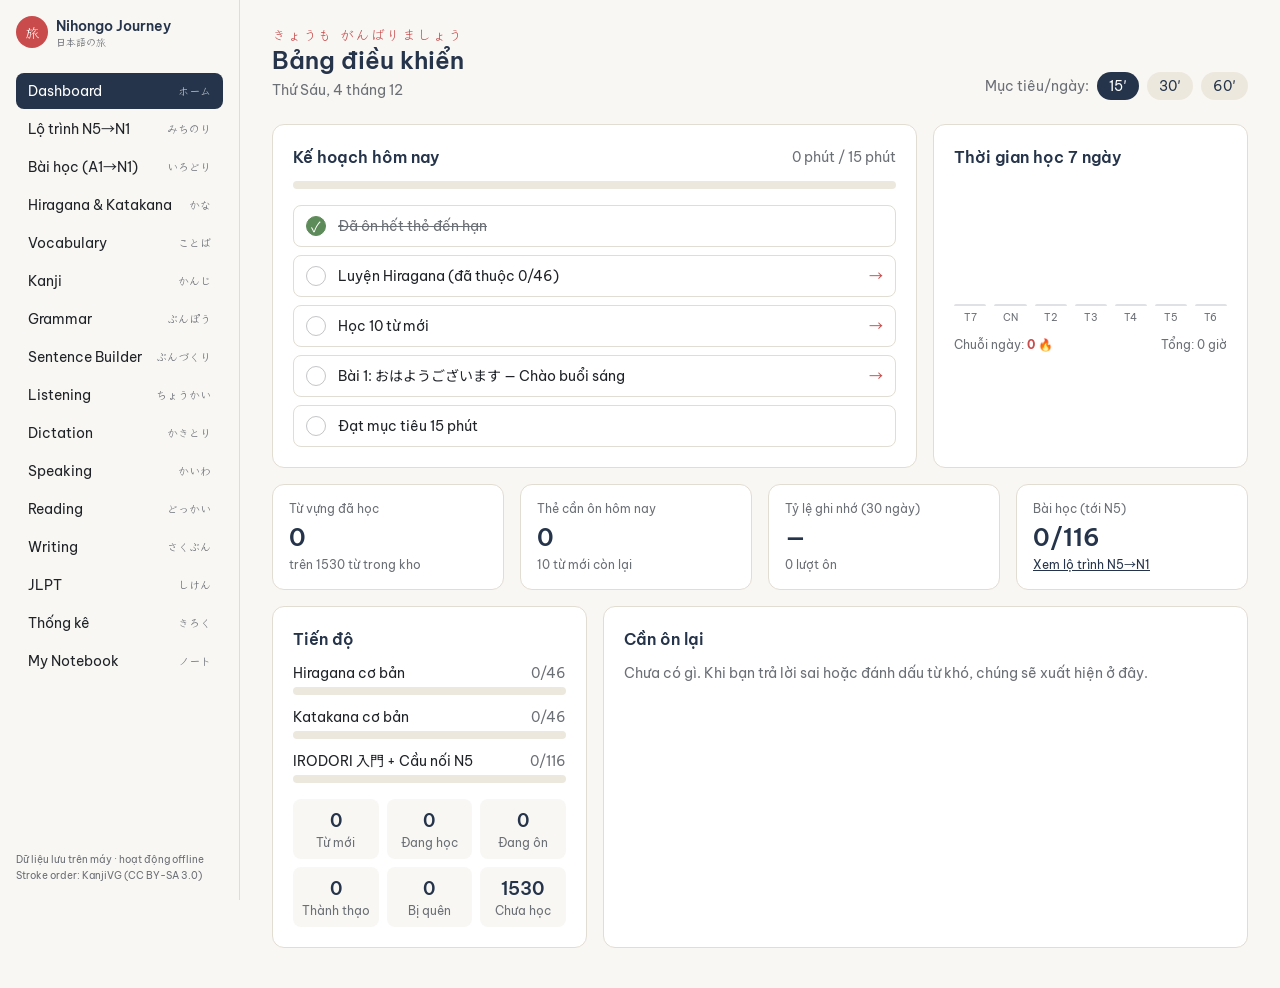
<file: index.html>
<!DOCTYPE html><!--w04uKqTV0Wifnu_zfBcfN--><html lang="vi"><head><meta charSet="utf-8"/><meta name="viewport" content="width=device-width, initial-scale=1"/><link rel="stylesheet" href="./_next/static/css/ec991f8c2d6bbef7.css" data-precedence="next"/><link rel="preload" as="script" fetchPriority="low" href="./_next/static/chunks/webpack-354563e8c2795753.js"/><script src="./_next/static/chunks/4bd1b696-c023c6e3521b1417.js" async=""></script><script src="./_next/static/chunks/255-0e5ac6cd71b0e266.js" async=""></script><script src="./_next/static/chunks/main-app-cddd910ce56cfd3a.js" async=""></script><script src="./_next/static/chunks/f75dc1a8-565b685073cffbaa.js" async=""></script><script src="./_next/static/chunks/app/page-a9005cd3209ff176.js" async=""></script><link rel="preconnect" href="https://fonts.googleapis.com"/><link rel="preconnect" href="https://fonts.gstatic.com" crossorigin=""/><meta name="theme-color" content="#F8F7F3"/><title>Nihongo Journey – 日本語の旅</title><meta name="description" content="Learn Japanese naturally. Practice consistently. Master it step by step."/><link rel="manifest" href="./manifest.webmanifest"/><meta name="mobile-web-app-capable" content="yes"/><meta name="apple-mobile-web-app-title" content="Nihongo"/><meta name="apple-mobile-web-app-status-bar-style" content="default"/><link rel="icon" href="./icon.svg"/><link rel="apple-touch-icon" href="./icon-192.png"/><link rel="stylesheet" href="https://fonts.googleapis.com/css2?family=Be+Vietnam+Pro:wght@400;500;600&amp;family=Klee+One:wght@400;600&amp;family=Noto+Sans+JP:wght@400;500&amp;display=swap"/><script src="./_next/static/chunks/polyfills-42372ed130431b0a.js" noModule=""></script></head><body class="antialiased"><div hidden=""><!--$--><!--/$--></div><div class="min-h-dvh lg:flex"><aside class="sticky top-0 hidden h-dvh w-60 shrink-0 flex-col border-r border-line bg-washi p-4 lg:flex"><a href="#/" class="flex items-center gap-2"><span class="grid h-8 w-8 place-items-center rounded-full bg-shu text-sm text-white jp">旅</span><span class="leading-tight"><span class="block text-sm font-semibold text-ai">Nihongo Journey</span><span class="jp block text-[10px] text-nezumi">日本語の旅</span></span></a><nav class="mt-6 flex-1 space-y-0.5 overflow-y-auto"><a href="#/" class="flex items-center justify-between rounded-lg px-3 py-2 text-sm bg-ai text-white"><span>Dashboard</span><span class="jp text-[11px] text-white/70">ホーム</span></a><a href="#/roadmap" class="flex items-center justify-between rounded-lg px-3 py-2 text-sm text-sumi hover:bg-kinari"><span>Lộ trình N5→N1</span><span class="jp text-[11px] text-nezumi">みちのり</span></a><a href="#/lessons" class="flex items-center justify-between rounded-lg px-3 py-2 text-sm text-sumi hover:bg-kinari"><span>Bài học (A1→N1)</span><span class="jp text-[11px] text-nezumi">いろどり</span></a><a href="#/kana" class="flex items-center justify-between rounded-lg px-3 py-2 text-sm text-sumi hover:bg-kinari"><span>Hiragana &amp; Katakana</span><span class="jp text-[11px] text-nezumi">かな</span></a><a href="#/vocabulary" class="flex items-center justify-between rounded-lg px-3 py-2 text-sm text-sumi hover:bg-kinari"><span>Vocabulary</span><span class="jp text-[11px] text-nezumi">ことば</span></a><a href="#/kanji" class="flex items-center justify-between rounded-lg px-3 py-2 text-sm text-sumi hover:bg-kinari"><span>Kanji</span><span class="jp text-[11px] text-nezumi">かんじ</span></a><a href="#/grammar" class="flex items-center justify-between rounded-lg px-3 py-2 text-sm text-sumi hover:bg-kinari"><span>Grammar</span><span class="jp text-[11px] text-nezumi">ぶんぽう</span></a><a href="#/sentence" class="flex items-center justify-between rounded-lg px-3 py-2 text-sm text-sumi hover:bg-kinari"><span>Sentence Builder</span><span class="jp text-[11px] text-nezumi">ぶんづくり</span></a><a href="#/listening" class="flex items-center justify-between rounded-lg px-3 py-2 text-sm text-sumi hover:bg-kinari"><span>Listening</span><span class="jp text-[11px] text-nezumi">ちょうかい</span></a><a href="#/dictation" class="flex items-center justify-between rounded-lg px-3 py-2 text-sm text-sumi hover:bg-kinari"><span>Dictation</span><span class="jp text-[11px] text-nezumi">かきとり</span></a><a href="#/speaking" class="flex items-center justify-between rounded-lg px-3 py-2 text-sm text-sumi hover:bg-kinari"><span>Speaking</span><span class="jp text-[11px] text-nezumi">かいわ</span></a><a href="#/reading" class="flex items-center justify-between rounded-lg px-3 py-2 text-sm text-sumi hover:bg-kinari"><span>Reading</span><span class="jp text-[11px] text-nezumi">どっかい</span></a><a href="#/writing" class="flex items-center justify-between rounded-lg px-3 py-2 text-sm text-sumi hover:bg-kinari"><span>Writing</span><span class="jp text-[11px] text-nezumi">さくぶん</span></a><a href="#/jlpt" class="flex items-center justify-between rounded-lg px-3 py-2 text-sm text-sumi hover:bg-kinari"><span>JLPT</span><span class="jp text-[11px] text-nezumi">しけん</span></a><a href="#/stats" class="flex items-center justify-between rounded-lg px-3 py-2 text-sm text-sumi hover:bg-kinari"><span>Thống kê</span><span class="jp text-[11px] text-nezumi">きろく</span></a><a href="#/notebook" class="flex items-center justify-between rounded-lg px-3 py-2 text-sm text-sumi hover:bg-kinari"><span>My Notebook</span><span class="jp text-[11px] text-nezumi">ノート</span></a></nav><p class="mt-4 text-[10px] leading-relaxed text-nezumi">Dữ liệu lưu trên máy · hoạt động offline<br/>Stroke order: KanjiVG (CC BY-SA 3.0)</p></aside><header class="sticky top-0 z-40 flex items-center justify-between border-b border-line bg-washi/95 px-4 py-3 backdrop-blur lg:hidden"><a href="#/" class="flex items-center gap-2"><span class="grid h-8 w-8 place-items-center rounded-full bg-shu text-sm text-white jp">旅</span><span class="leading-tight"><span class="block text-sm font-semibold text-ai">Nihongo Journey</span><span class="jp block text-[10px] text-nezumi">日本語の旅</span></span></a><button aria-label="Menu" class="rounded-lg p-2 hover:bg-kinari"><svg viewBox="0 0 24 24" class="h-5 w-5" stroke="currentColor" stroke-width="2" fill="none"><path d="M4 7h16M4 12h16M4 17h16"></path></svg></button></header><main class="mx-auto w-full max-w-6xl px-4 pb-24 pt-6 lg:px-8 lg:pb-10"><div class="text-nezumi">Đang chuẩn bị dữ liệu…</div></main><nav class="fixed inset-x-0 bottom-0 z-40 grid grid-cols-5 border-t border-line bg-white pb-[env(safe-area-inset-bottom)] lg:hidden"><a href="#/" class="flex flex-col items-center py-2 text-[10px] text-shu"><span class="jp text-base">ホーム</span>Home</a><a href="#/roadmap" class="flex flex-col items-center py-2 text-[10px] text-nezumi"><span class="jp text-base">みちのり</span>Lộ trình</a><a href="#/lessons" class="flex flex-col items-center py-2 text-[10px] text-nezumi"><span class="jp text-base">いろどり</span>Bài học</a><a href="#/vocabulary" class="flex flex-col items-center py-2 text-[10px] text-nezumi"><span class="jp text-base">ことば</span>Từ vựng</a><a href="#/notebook" class="flex flex-col items-center py-2 text-[10px] text-nezumi"><span class="jp text-base">ノート</span>Sổ tay</a></nav></div><!--$--><!--/$--><script src="./_next/static/chunks/webpack-354563e8c2795753.js" id="_R_" async=""></script><script>(self.__next_f=self.__next_f||[]).push([0])</script><script>self.__next_f.push([1,"1:\"$Sreact.fragment\"\n2:I[9766,[],\"\"]\n3:I[8924,[],\"\"]\n4:I[1959,[],\"ClientPageRoot\"]\n5:I[3376,[\"190\",\"static/chunks/f75dc1a8-565b685073cffbaa.js\",\"974\",\"static/chunks/app/page-a9005cd3209ff176.js\"],\"default\"]\n8:I[4431,[],\"OutletBoundary\"]\na:I[5278,[],\"AsyncMetadataOutlet\"]\nc:I[4431,[],\"ViewportBoundary\"]\ne:I[4431,[],\"MetadataBoundary\"]\nf:\"$Sreact.suspense\"\n11:I[7150,[],\"\"]\n:HL[\"./_next/static/css/ec991f8c2d6bbef7.css\",\"style\"]\n"])</script><script>self.__next_f.push([1,"0:{\"P\":null,\"b\":\"w04uKqTV0Wifnu-zfBcfN\",\"p\":\"\",\"c\":[\"\",\"\"],\"i\":false,\"f\":[[[\"\",{\"children\":[\"__PAGE__\",{}]},\"$undefined\",\"$undefined\",true],[\"\",[\"$\",\"$1\",\"c\",{\"children\":[[[\"$\",\"link\",\"0\",{\"rel\":\"stylesheet\",\"href\":\"./_next/static/css/ec991f8c2d6bbef7.css\",\"precedence\":\"next\",\"crossOrigin\":\"$undefined\",\"nonce\":\"$undefined\"}]],[\"$\",\"html\",null,{\"lang\":\"vi\",\"children\":[[\"$\",\"head\",null,{\"children\":[[\"$\",\"link\",null,{\"rel\":\"preconnect\",\"href\":\"https://fonts.googleapis.com\"}],[\"$\",\"link\",null,{\"rel\":\"preconnect\",\"href\":\"https://fonts.gstatic.com\",\"crossOrigin\":\"\"}],[\"$\",\"link\",null,{\"rel\":\"stylesheet\",\"href\":\"https://fonts.googleapis.com/css2?family=Be+Vietnam+Pro:wght@400;500;600\u0026family=Klee+One:wght@400;600\u0026family=Noto+Sans+JP:wght@400;500\u0026display=swap\"}]]}],[\"$\",\"body\",null,{\"className\":\"antialiased\",\"children\":[\"$\",\"$L2\",null,{\"parallelRouterKey\":\"children\",\"error\":\"$undefined\",\"errorStyles\":\"$undefined\",\"errorScripts\":\"$undefined\",\"template\":[\"$\",\"$L3\",null,{}],\"templateStyles\":\"$undefined\",\"templateScripts\":\"$undefined\",\"notFound\":[[[\"$\",\"title\",null,{\"children\":\"404: This page could not be found.\"}],[\"$\",\"div\",null,{\"style\":{\"fontFamily\":\"system-ui,\\\"Segoe UI\\\",Roboto,Helvetica,Arial,sans-serif,\\\"Apple Color Emoji\\\",\\\"Segoe UI Emoji\\\"\",\"height\":\"100vh\",\"textAlign\":\"center\",\"display\":\"flex\",\"flexDirection\":\"column\",\"alignItems\":\"center\",\"justifyContent\":\"center\"},\"children\":[\"$\",\"div\",null,{\"children\":[[\"$\",\"style\",null,{\"dangerouslySetInnerHTML\":{\"__html\":\"body{color:#000;background:#fff;margin:0}.next-error-h1{border-right:1px solid rgba(0,0,0,.3)}@media (prefers-color-scheme:dark){body{color:#fff;background:#000}.next-error-h1{border-right:1px solid rgba(255,255,255,.3)}}\"}}],[\"$\",\"h1\",null,{\"className\":\"next-error-h1\",\"style\":{\"display\":\"inline-block\",\"margin\":\"0 20px 0 0\",\"padding\":\"0 23px 0 0\",\"fontSize\":24,\"fontWeight\":500,\"verticalAlign\":\"top\",\"lineHeight\":\"49px\"},\"children\":404}],[\"$\",\"div\",null,{\"style\":{\"display\":\"inline-block\"},\"children\":[\"$\",\"h2\",null,{\"style\":{\"fontSize\":14,\"fontWeight\":400,\"lineHeight\":\"49px\",\"margin\":0},\"children\":\"This page could not be found.\"}]}]]}]}]],[]],\"forbidden\":\"$undefined\",\"unauthorized\":\"$undefined\"}]}]]}]]}],{\"children\":[\"__PAGE__\",[\"$\",\"$1\",\"c\",{\"children\":[[\"$\",\"$L4\",null,{\"Component\":\"$5\",\"searchParams\":{},\"params\":{},\"promises\":[\"$@6\",\"$@7\"]}],null,[\"$\",\"$L8\",null,{\"children\":[\"$L9\",[\"$\",\"$La\",null,{\"promise\":\"$@b\"}]]}]]}],{},null,false]},null,false],[\"$\",\"$1\",\"h\",{\"children\":[null,[[\"$\",\"$Lc\",null,{\"children\":\"$Ld\"}],null],[\"$\",\"$Le\",null,{\"children\":[\"$\",\"div\",null,{\"hidden\":true,\"children\":[\"$\",\"$f\",null,{\"fallback\":null,\"children\":\"$L10\"}]}]}]]}],false]],\"m\":\"$undefined\",\"G\":[\"$11\",[]],\"s\":false,\"S\":true}\n"])</script><script>self.__next_f.push([1,"6:{}\n7:\"$0:f:0:1:2:children:1:props:children:0:props:params\"\n"])</script><script>self.__next_f.push([1,"d:[[\"$\",\"meta\",\"0\",{\"charSet\":\"utf-8\"}],[\"$\",\"meta\",\"1\",{\"name\":\"viewport\",\"content\":\"width=device-width, initial-scale=1\"}],[\"$\",\"meta\",\"2\",{\"name\":\"theme-color\",\"content\":\"#F8F7F3\"}]]\n9:null\n"])</script><script>self.__next_f.push([1,"12:I[622,[],\"IconMark\"]\n"])</script><script>self.__next_f.push([1,"b:{\"metadata\":[[\"$\",\"title\",\"0\",{\"children\":\"Nihongo Journey – 日本語の旅\"}],[\"$\",\"meta\",\"1\",{\"name\":\"description\",\"content\":\"Learn Japanese naturally. Practice consistently. Master it step by step.\"}],[\"$\",\"link\",\"2\",{\"rel\":\"manifest\",\"href\":\"./manifest.webmanifest\",\"crossOrigin\":\"$undefined\"}],[\"$\",\"meta\",\"3\",{\"name\":\"mobile-web-app-capable\",\"content\":\"yes\"}],[\"$\",\"meta\",\"4\",{\"name\":\"apple-mobile-web-app-title\",\"content\":\"Nihongo\"}],[\"$\",\"meta\",\"5\",{\"name\":\"apple-mobile-web-app-status-bar-style\",\"content\":\"default\"}],[\"$\",\"link\",\"6\",{\"rel\":\"icon\",\"href\":\"./icon.svg\"}],[\"$\",\"link\",\"7\",{\"rel\":\"apple-touch-icon\",\"href\":\"./icon-192.png\"}],[\"$\",\"$L12\",\"8\",{}]],\"error\":null,\"digest\":\"$undefined\"}\n"])</script><script>self.__next_f.push([1,"10:\"$b:metadata\"\n"])</script></body></html>
</file>
<file: _next/static/css/ec991f8c2d6bbef7.css>
/*! tailwindcss v4.3.5 | MIT License | https://tailwindcss.com */@layer properties{@supports (((-webkit-hyphens:none)) and (not (margin-trim:block))) or ((-moz-orient:inline) and (not (color:rgb(from red r g b)))){*,::backdrop,:after,:before{--tw-font-weight:initial;--tw-border-style:solid;--tw-translate-x:0;--tw-translate-y:0;--tw-translate-z:0;--tw-space-y-reverse:0;--tw-divide-y-reverse:0;--tw-leading:initial;--tw-tracking:initial;--tw-shadow:0 0 #0000;--tw-shadow-color:initial;--tw-shadow-alpha:100%;--tw-inset-shadow:0 0 #0000;--tw-inset-shadow-color:initial;--tw-inset-shadow-alpha:100%;--tw-ring-color:initial;--tw-ring-shadow:0 0 #0000;--tw-inset-ring-color:initial;--tw-inset-ring-shadow:0 0 #0000;--tw-ring-inset:initial;--tw-ring-offset-width:0px;--tw-ring-offset-color:#fff;--tw-ring-offset-shadow:0 0 #0000;--tw-backdrop-blur:initial;--tw-backdrop-brightness:initial;--tw-backdrop-contrast:initial;--tw-backdrop-grayscale:initial;--tw-backdrop-hue-rotate:initial;--tw-backdrop-invert:initial;--tw-backdrop-opacity:initial;--tw-backdrop-saturate:initial;--tw-backdrop-sepia:initial}}}@layer theme{:host,:root{--font-sans:"Be Vietnam Pro","Noto Sans JP",system-ui,sans-serif;--font-mono:ui-monospace,SFMono-Regular,Menlo,Monaco,Consolas,"Liberation Mono","Courier New",monospace;--color-amber-50:oklch(98.7% .022 95.277);--color-amber-100:oklch(96.2% .059 95.617);--color-amber-400:oklch(82.8% .189 84.429);--color-amber-500:oklch(76.9% .188 70.08);--color-amber-600:oklch(66.6% .179 58.318);--color-amber-700:oklch(55.5% .163 48.998);--color-amber-800:oklch(47.3% .137 46.201);--color-sky-100:oklch(95.1% .026 236.824);--color-sky-800:oklch(44.3% .11 240.79);--color-white:#fff;--spacing:.25rem;--container-xs:20rem;--container-sm:24rem;--container-md:28rem;--container-lg:32rem;--container-xl:36rem;--container-2xl:42rem;--container-3xl:48rem;--container-6xl:72rem;--text-xs:.75rem;--text-xs--line-height:calc(1 / .75);--text-sm:.875rem;--text-sm--line-height:calc(1.25 / .875);--text-base:1rem;--text-base--line-height:calc(1.5 / 1);--text-lg:1.125rem;--text-lg--line-height:calc(1.75 / 1.125);--text-xl:1.25rem;--text-xl--line-height:calc(1.75 / 1.25);--text-2xl:1.5rem;--text-2xl--line-height:calc(2 / 1.5);--text-3xl:1.875rem;--text-3xl--line-height:calc(2.25 / 1.875);--text-4xl:2.25rem;--text-4xl--line-height:calc(2.5 / 2.25);--text-5xl:3rem;--text-5xl--line-height:1;--text-7xl:4.5rem;--text-7xl--line-height:1;--text-8xl:6rem;--text-8xl--line-height:1;--font-weight-medium:500;--font-weight-semibold:600;--font-weight-bold:700;--tracking-wide:.025em;--tracking-widest:.1em;--leading-tight:1.25;--leading-relaxed:1.625;--leading-loose:2;--radius-md:.375rem;--radius-lg:.5rem;--radius-xl:.75rem;--animate-pulse:pulse 2s cubic-bezier(.4,0,.6,1) infinite;--default-transition-duration:.15s;--default-transition-timing-function:cubic-bezier(.4,0,.2,1);--default-font-family:var(--font-sans);--default-mono-font-family:var(--font-mono);--color-washi:#f8f7f3;--color-ai:#25344a;--color-ai-soft:#3b4e6b;--color-shu:#c94b4b;--color-kinari:#ede8de;--color-sumi:#1f2328;--color-nezumi:#6b6f76;--color-line:#e2ddd2;--color-matcha:#5e8b5a;--font-jp:"Klee One","Noto Sans JP","Hiragino Sans","Yu Gothic",serif}}@layer base{*,::backdrop,:after,:before{box-sizing:border-box;border:0 solid;margin:0;padding:0}::file-selector-button{box-sizing:border-box;border:0 solid;margin:0;padding:0}:host,html{-webkit-text-size-adjust:100%;tab-size:4;line-height:1.5;font-family:var(--default-font-family,-apple-system,BlinkMacSystemFont,"Segoe UI",Roboto,"Helvetica Neue","Noto Sans",Arial,sans-serif,"Apple Color Emoji","Segoe UI Emoji","Segoe UI Symbol","Noto Color Emoji");font-feature-settings:var(--default-font-feature-settings,normal);font-variation-settings:var(--default-font-variation-settings,normal);-webkit-tap-highlight-color:transparent}hr{height:0;color:inherit;border-top-width:1px}abbr:where([title]){-webkit-text-decoration:underline dotted;text-decoration:underline dotted}h1,h2,h3,h4,h5,h6{font-size:inherit;font-weight:inherit}a{color:inherit;-webkit-text-decoration:inherit;text-decoration:inherit}b,strong{font-weight:bolder}code,kbd,pre,samp{font-family:var(--default-mono-font-family,ui-monospace,SFMono-Regular,Menlo,Monaco,Consolas,"Liberation Mono","Courier New",monospace);font-feature-settings:var(--default-mono-font-feature-settings,normal);font-variation-settings:var(--default-mono-font-variation-settings,normal);font-size:1em}small{font-size:80%}sub,sup{vertical-align:baseline;font-size:75%;line-height:0;position:relative}sub{bottom:-.25em}sup{top:-.5em}table{text-indent:0;border-color:inherit;border-collapse:collapse}:-moz-focusring:where(:not(iframe)){outline:auto}progress{vertical-align:baseline}summary{display:list-item}menu,ol,ul{list-style:none}audio,canvas,embed,iframe,img,object,svg,video{vertical-align:middle;display:block}img,video{max-width:100%;height:auto}button,input,optgroup,select,textarea{font:inherit;font-feature-settings:inherit;font-variation-settings:inherit;letter-spacing:inherit;color:inherit;opacity:1;background-color:#0000;border-radius:0}::file-selector-button{font:inherit;font-feature-settings:inherit;font-variation-settings:inherit;letter-spacing:inherit;color:inherit;opacity:1;background-color:#0000;border-radius:0}:where(select:is([multiple],[size])) optgroup{font-weight:bolder}:where(select:is([multiple],[size])) optgroup option{padding-inline-start:20px}::file-selector-button{margin-inline-end:4px}::placeholder{opacity:1}@supports (not ((-webkit-appearance:-apple-pay-button))) or (contain-intrinsic-size:1px){::placeholder{color:currentColor}@supports (color:color-mix(in lab,red,red)){::placeholder{color:color-mix(in oklab,currentcolor 50%,transparent)}}}textarea{resize:vertical}::-webkit-search-decoration{-webkit-appearance:none}::-webkit-date-and-time-value{min-height:1lh;text-align:inherit}::-webkit-datetime-edit{display:inline-flex}::-webkit-datetime-edit-fields-wrapper{padding:0}::-webkit-datetime-edit,::-webkit-datetime-edit-year-field{padding-block:0}::-webkit-datetime-edit-day-field,::-webkit-datetime-edit-month-field{padding-block:0}::-webkit-datetime-edit-hour-field,::-webkit-datetime-edit-minute-field{padding-block:0}::-webkit-datetime-edit-millisecond-field,::-webkit-datetime-edit-second-field{padding-block:0}::-webkit-datetime-edit-meridiem-field{padding-block:0}::-webkit-calendar-picker-indicator{line-height:1}:-moz-ui-invalid{box-shadow:none}button,input:where([type=button],[type=reset],[type=submit]){appearance:button}::file-selector-button{appearance:button}::-webkit-inner-spin-button,::-webkit-outer-spin-button{height:auto}[hidden]:where(:not([hidden=until-found])){display:none!important}}@layer components;@layer utilities{.pointer-events-none{pointer-events:none}.invisible{visibility:hidden}.visible{visibility:visible}.absolute{position:absolute}.fixed{position:fixed}.relative{position:relative}.static{position:static}.sticky{position:sticky}.inset-0{inset:0}.inset-x-0{inset-inline:0}.inset-x-2{inset-inline:calc(var(--spacing) * 2)}.-top-6{top:calc(var(--spacing) * -6)}.top-0{top:0}.top-1\.5{top:calc(var(--spacing) * 1.5)}.top-4{top:calc(var(--spacing) * 4)}.right-0{right:0}.right-1\.5{right:calc(var(--spacing) * 1.5)}.bottom-0{bottom:0}.bottom-1{bottom:var(--spacing)}.-left-\[31px\]{left:-31px}.left-1\/2{left:50%}.z-10{z-index:10}.z-40{z-index:40}.z-50{z-index:50}.-mx-4{margin-inline:calc(var(--spacing) * -4)}.mx-0\.5{margin-inline:calc(var(--spacing) * .5)}.mx-auto{margin-inline:auto}.my-2{margin-block:calc(var(--spacing) * 2)}.my-3{margin-block:calc(var(--spacing) * 3)}.my-4{margin-block:calc(var(--spacing) * 4)}.mt-0\.5{margin-top:calc(var(--spacing) * .5)}.mt-1{margin-top:var(--spacing)}.mt-2{margin-top:calc(var(--spacing) * 2)}.mt-3{margin-top:calc(var(--spacing) * 3)}.mt-4{margin-top:calc(var(--spacing) * 4)}.mt-5{margin-top:calc(var(--spacing) * 5)}.mt-6{margin-top:calc(var(--spacing) * 6)}.mr-1{margin-right:var(--spacing)}.mr-2{margin-right:calc(var(--spacing) * 2)}.mr-3{margin-right:calc(var(--spacing) * 3)}.mr-6{margin-right:calc(var(--spacing) * 6)}.label{font-size:var(--text-xs);line-height:var(--tw-leading,var(--text-xs--line-height));--tw-font-weight:var(--font-weight-medium);font-weight:var(--font-weight-medium);color:var(--color-nezumi);display:block}.label,.mb-1{margin-bottom:var(--spacing)}.mb-2{margin-bottom:calc(var(--spacing) * 2)}.mb-3{margin-bottom:calc(var(--spacing) * 3)}.mb-4{margin-bottom:calc(var(--spacing) * 4)}.mb-6{margin-bottom:calc(var(--spacing) * 6)}.ml-1{margin-left:var(--spacing)}.ml-2{margin-left:calc(var(--spacing) * 2)}.ml-6{margin-left:calc(var(--spacing) * 6)}.ml-auto{margin-left:auto}.btn-ghost{justify-content:center;align-items:center;gap:calc(var(--spacing) * 2);border-radius:var(--radius-lg);border-style:var(--tw-border-style);border-width:1px;border-color:var(--color-line);background-color:var(--color-white);padding-inline:calc(var(--spacing) * 4);padding-block:calc(var(--spacing) * 2);font-size:var(--text-sm);line-height:var(--tw-leading,var(--text-sm--line-height));--tw-font-weight:var(--font-weight-medium);font-weight:var(--font-weight-medium);color:var(--color-sumi);transition-property:color,background-color,border-color,outline-color,text-decoration-color,fill,stroke,--tw-gradient-from,--tw-gradient-via,--tw-gradient-to;transition-timing-function:var(--tw-ease,var(--default-transition-timing-function));transition-duration:var(--tw-duration,var(--default-transition-duration));display:inline-flex}@media (hover:hover){.btn-ghost:hover{background-color:var(--color-kinari)}}.btn-ghost:disabled{cursor:not-allowed;opacity:.4}.btn-accent{justify-content:center;align-items:center;gap:calc(var(--spacing) * 2);border-radius:var(--radius-lg);background-color:var(--color-shu);padding-inline:calc(var(--spacing) * 4);padding-block:calc(var(--spacing) * 2);font-size:var(--text-sm);line-height:var(--tw-leading,var(--text-sm--line-height));--tw-font-weight:var(--font-weight-medium);font-weight:var(--font-weight-medium);color:var(--color-white);transition-property:color,background-color,border-color,outline-color,text-decoration-color,fill,stroke,--tw-gradient-from,--tw-gradient-via,--tw-gradient-to;transition-timing-function:var(--tw-ease,var(--default-transition-timing-function));transition-duration:var(--tw-duration,var(--default-transition-duration));display:inline-flex}@media (hover:hover){.btn-accent:hover{opacity:.9}}.btn-accent:disabled{cursor:not-allowed;opacity:.4}.btn-primary{justify-content:center;align-items:center;gap:calc(var(--spacing) * 2);border-radius:var(--radius-lg);background-color:var(--color-ai);padding-inline:calc(var(--spacing) * 4);padding-block:calc(var(--spacing) * 2);font-size:var(--text-sm);line-height:var(--tw-leading,var(--text-sm--line-height));--tw-font-weight:var(--font-weight-medium);font-weight:var(--font-weight-medium);color:var(--color-white);transition-property:color,background-color,border-color,outline-color,text-decoration-color,fill,stroke,--tw-gradient-from,--tw-gradient-via,--tw-gradient-to;transition-timing-function:var(--tw-ease,var(--default-transition-timing-function));transition-duration:var(--tw-duration,var(--default-transition-duration));display:inline-flex}@media (hover:hover){.btn-primary:hover{background-color:var(--color-ai-soft)}}.btn-primary:disabled{cursor:not-allowed;opacity:.4}.btn{justify-content:center;align-items:center;gap:calc(var(--spacing) * 2);border-radius:var(--radius-lg);padding-inline:calc(var(--spacing) * 4);padding-block:calc(var(--spacing) * 2);font-size:var(--text-sm);line-height:var(--tw-leading,var(--text-sm--line-height));--tw-font-weight:var(--font-weight-medium);font-weight:var(--font-weight-medium);transition-property:color,background-color,border-color,outline-color,text-decoration-color,fill,stroke,--tw-gradient-from,--tw-gradient-via,--tw-gradient-to;transition-timing-function:var(--tw-ease,var(--default-transition-timing-function));transition-duration:var(--tw-duration,var(--default-transition-duration));display:inline-flex}.btn:disabled{cursor:not-allowed;opacity:.4}.chip{padding-inline:calc(var(--spacing) * 2.5);padding-block:calc(var(--spacing) * .5);font-size:var(--text-xs);line-height:var(--tw-leading,var(--text-xs--line-height));--tw-font-weight:var(--font-weight-medium);font-weight:var(--font-weight-medium);border-radius:2147483647px;align-items:center;display:inline-flex}.block{display:block}.contents{display:contents}.flex{display:flex}.grid{display:grid}.hidden{display:none}.inline-block{display:inline-block}.inline-flex{display:inline-flex}.table{display:table}.\!h-1{height:var(--spacing)!important}.h-0\.5{height:calc(var(--spacing) * .5)}.h-2{height:calc(var(--spacing) * 2)}.h-3{height:calc(var(--spacing) * 3)}.h-4{height:calc(var(--spacing) * 4)}.h-5{height:calc(var(--spacing) * 5)}.h-8{height:calc(var(--spacing) * 8)}.h-9{height:calc(var(--spacing) * 9)}.h-28{height:calc(var(--spacing) * 28)}.h-32{height:calc(var(--spacing) * 32)}.h-36{height:calc(var(--spacing) * 36)}.h-40{height:calc(var(--spacing) * 40)}.h-44{height:calc(var(--spacing) * 44)}.h-64{height:calc(var(--spacing) * 64)}.h-dvh{height:100dvh}.h-full{height:100%}.max-h-\[90vh\]{max-height:90vh}.min-h-12{min-height:calc(var(--spacing) * 12)}.min-h-14{min-height:calc(var(--spacing) * 14)}.min-h-16{min-height:calc(var(--spacing) * 16)}.min-h-72{min-height:calc(var(--spacing) * 72)}.min-h-dvh{min-height:100dvh}.input{border-radius:var(--radius-lg);border-style:var(--tw-border-style);border-width:1px;border-color:var(--color-line);background-color:var(--color-white);width:100%;padding-inline:calc(var(--spacing) * 3);padding-block:calc(var(--spacing) * 2);font-size:var(--text-sm);line-height:var(--tw-leading,var(--text-sm--line-height));--tw-outline-style:none;outline-style:none}.input:focus{border-color:var(--color-ai)}.\!w-24{width:calc(var(--spacing) * 24)!important}.\!w-auto{width:auto!important}.w-2{width:calc(var(--spacing) * 2)}.w-4{width:calc(var(--spacing) * 4)}.w-5{width:calc(var(--spacing) * 5)}.w-8{width:calc(var(--spacing) * 8)}.w-9{width:calc(var(--spacing) * 9)}.w-14{width:calc(var(--spacing) * 14)}.w-16{width:calc(var(--spacing) * 16)}.w-24{width:calc(var(--spacing) * 24)}.w-28{width:calc(var(--spacing) * 28)}.w-60{width:calc(var(--spacing) * 60)}.w-72{width:calc(var(--spacing) * 72)}.w-auto{width:auto}.w-full{width:100%}.max-w-2xl{max-width:var(--container-2xl)}.max-w-3xl{max-width:var(--container-3xl)}.max-w-6xl{max-width:var(--container-6xl)}.max-w-lg{max-width:var(--container-lg)}.max-w-md{max-width:var(--container-md)}.max-w-sm{max-width:var(--container-sm)}.max-w-xl{max-width:var(--container-xl)}.max-w-xs{max-width:var(--container-xs)}.min-w-0{min-width:0}.flex-1{flex:1}.shrink-0{flex-shrink:0}.grow{flex-grow:1}.-translate-x-1\/2{--tw-translate-x:calc(calc(1 / 2 * 100%) * -1);translate:var(--tw-translate-x) var(--tw-translate-y)}.animate-pulse{animation:var(--animate-pulse)}.cursor-crosshair{cursor:crosshair}.cursor-pointer{cursor:pointer}.list-disc{list-style-type:disc}.grid-cols-2{grid-template-columns:repeat(2,minmax(0,1fr))}.grid-cols-3{grid-template-columns:repeat(3,minmax(0,1fr))}.grid-cols-4{grid-template-columns:repeat(4,minmax(0,1fr))}.grid-cols-5{grid-template-columns:repeat(5,minmax(0,1fr))}.flex-col{flex-direction:column}.flex-wrap{flex-wrap:wrap}.place-items-center{place-items:center}.items-baseline{align-items:baseline}.items-center{align-items:center}.items-end{align-items:flex-end}.items-start{align-items:flex-start}.justify-around{justify-content:space-around}.justify-between{justify-content:space-between}.justify-center{justify-content:center}.justify-end{justify-content:flex-end}.justify-start{justify-content:flex-start}.\!gap-0{gap:0!important}.gap-1{gap:var(--spacing)}.gap-1\.5{gap:calc(var(--spacing) * 1.5)}.gap-2{gap:calc(var(--spacing) * 2)}.gap-3{gap:calc(var(--spacing) * 3)}.gap-4{gap:calc(var(--spacing) * 4)}.gap-5{gap:calc(var(--spacing) * 5)}.gap-6{gap:calc(var(--spacing) * 6)}.gap-\[3px\]{gap:3px}:where(.space-y-0\.5>:not(:last-child)){--tw-space-y-reverse:0;margin-block-start:calc(calc(var(--spacing) * .5) * var(--tw-space-y-reverse));margin-block-end:calc(calc(var(--spacing) * .5) * calc(1 - var(--tw-space-y-reverse)))}:where(.space-y-1>:not(:last-child)){--tw-space-y-reverse:0;margin-block-start:calc(var(--spacing) * var(--tw-space-y-reverse));margin-block-end:calc(var(--spacing) * calc(1 - var(--tw-space-y-reverse)))}:where(.space-y-1\.5>:not(:last-child)){--tw-space-y-reverse:0;margin-block-start:calc(calc(var(--spacing) * 1.5) * var(--tw-space-y-reverse));margin-block-end:calc(calc(var(--spacing) * 1.5) * calc(1 - var(--tw-space-y-reverse)))}:where(.space-y-2>:not(:last-child)){--tw-space-y-reverse:0;margin-block-start:calc(calc(var(--spacing) * 2) * var(--tw-space-y-reverse));margin-block-end:calc(calc(var(--spacing) * 2) * calc(1 - var(--tw-space-y-reverse)))}:where(.space-y-3>:not(:last-child)){--tw-space-y-reverse:0;margin-block-start:calc(calc(var(--spacing) * 3) * var(--tw-space-y-reverse));margin-block-end:calc(calc(var(--spacing) * 3) * calc(1 - var(--tw-space-y-reverse)))}:where(.space-y-4>:not(:last-child)){--tw-space-y-reverse:0;margin-block-start:calc(calc(var(--spacing) * 4) * var(--tw-space-y-reverse));margin-block-end:calc(calc(var(--spacing) * 4) * calc(1 - var(--tw-space-y-reverse)))}:where(.space-y-5>:not(:last-child)){--tw-space-y-reverse:0;margin-block-start:calc(calc(var(--spacing) * 5) * var(--tw-space-y-reverse));margin-block-end:calc(calc(var(--spacing) * 5) * calc(1 - var(--tw-space-y-reverse)))}:where(.space-y-6>:not(:last-child)){--tw-space-y-reverse:0;margin-block-start:calc(calc(var(--spacing) * 6) * var(--tw-space-y-reverse));margin-block-end:calc(calc(var(--spacing) * 6) * calc(1 - var(--tw-space-y-reverse)))}.gap-x-2{column-gap:calc(var(--spacing) * 2)}.gap-x-3{column-gap:calc(var(--spacing) * 3)}.gap-x-6{column-gap:calc(var(--spacing) * 6)}.gap-y-1{row-gap:var(--spacing)}:where(.divide-y>:not(:last-child)){--tw-divide-y-reverse:0;border-bottom-style:var(--tw-border-style);border-top-style:var(--tw-border-style);border-top-width:calc(1px * var(--tw-divide-y-reverse));border-bottom-width:calc(1px * calc(1 - var(--tw-divide-y-reverse)))}:where(.divide-line>:not(:last-child)){border-color:var(--color-line)}.self-center{align-self:center}.truncate{text-overflow:ellipsis;white-space:nowrap}.overflow-hidden,.truncate{overflow:hidden}.overflow-visible{overflow:visible}.overflow-y-auto{overflow-y:auto}.card{border-radius:var(--radius-xl);border-style:var(--tw-border-style);border-width:1px;border-color:var(--color-line);background-color:var(--color-white)}.rounded{border-radius:.25rem}.rounded-full{border-radius:2147483647px}.rounded-lg{border-radius:var(--radius-lg)}.rounded-md{border-radius:var(--radius-md)}.rounded-xl{border-radius:var(--radius-xl)}.rounded-t{border-top-left-radius:.25rem;border-top-right-radius:.25rem}.rounded-b-none{border-bottom-right-radius:0;border-bottom-left-radius:0}.border{border-style:var(--tw-border-style);border-width:1px}.border-2{border-style:var(--tw-border-style);border-width:2px}.border-t{border-top-style:var(--tw-border-style);border-top-width:1px}.border-r{border-right-style:var(--tw-border-style);border-right-width:1px}.border-b{border-bottom-style:var(--tw-border-style);border-bottom-width:1px}.border-b-2{border-bottom-style:var(--tw-border-style);border-bottom-width:2px}.border-l-2{border-left-style:var(--tw-border-style);border-left-width:2px}.border-dashed{--tw-border-style:dashed;border-style:dashed}.\!border-ai{border-color:var(--color-ai)!important}.\!border-matcha{border-color:var(--color-matcha)!important}.\!border-shu{border-color:var(--color-shu)!important}.border-ai{border-color:var(--color-ai)}.border-amber-600{border-color:var(--color-amber-600)}.border-kinari{border-color:var(--color-kinari)}.border-line{border-color:var(--color-line)}.border-matcha{border-color:var(--color-matcha)}.border-nezumi\/40{border-color:#6b6f7666}@supports (color:color-mix(in lab,red,red)){.border-nezumi\/40{border-color:color-mix(in oklab,var(--color-nezumi) 40%,transparent)}}.border-shu{border-color:var(--color-shu)}.border-shu\/30{border-color:#c94b4b4d}@supports (color:color-mix(in lab,red,red)){.border-shu\/30{border-color:color-mix(in oklab,var(--color-shu) 30%,transparent)}}.border-shu\/50{border-color:#c94b4b80}@supports (color:color-mix(in lab,red,red)){.border-shu\/50{border-color:color-mix(in oklab,var(--color-shu) 50%,transparent)}}.bg-ai{background-color:var(--color-ai)}.bg-ai\/10{background-color:#25344a1a}@supports (color:color-mix(in lab,red,red)){.bg-ai\/10{background-color:color-mix(in oklab,var(--color-ai) 10%,transparent)}}.bg-ai\/70{background-color:#25344ab3}@supports (color:color-mix(in lab,red,red)){.bg-ai\/70{background-color:color-mix(in oklab,var(--color-ai) 70%,transparent)}}.bg-amber-50{background-color:var(--color-amber-50)}.bg-amber-100{background-color:var(--color-amber-100)}.bg-amber-400{background-color:var(--color-amber-400)}.bg-amber-500{background-color:var(--color-amber-500)}.bg-kinari{background-color:var(--color-kinari)}.bg-matcha{background-color:var(--color-matcha)}.bg-matcha\/10{background-color:#5e8b5a1a}@supports (color:color-mix(in lab,red,red)){.bg-matcha\/10{background-color:color-mix(in oklab,var(--color-matcha) 10%,transparent)}}.bg-matcha\/15{background-color:#5e8b5a26}@supports (color:color-mix(in lab,red,red)){.bg-matcha\/15{background-color:color-mix(in oklab,var(--color-matcha) 15%,transparent)}}.bg-nezumi\/40{background-color:#6b6f7666}@supports (color:color-mix(in lab,red,red)){.bg-nezumi\/40{background-color:color-mix(in oklab,var(--color-nezumi) 40%,transparent)}}.bg-nezumi\/50{background-color:#6b6f7680}@supports (color:color-mix(in lab,red,red)){.bg-nezumi\/50{background-color:color-mix(in oklab,var(--color-nezumi) 50%,transparent)}}.bg-shu{background-color:var(--color-shu)}.bg-shu\/5{background-color:#c94b4b0d}@supports (color:color-mix(in lab,red,red)){.bg-shu\/5{background-color:color-mix(in oklab,var(--color-shu) 5%,transparent)}}.bg-shu\/10{background-color:#c94b4b1a}@supports (color:color-mix(in lab,red,red)){.bg-shu\/10{background-color:color-mix(in oklab,var(--color-shu) 10%,transparent)}}.bg-shu\/15{background-color:#c94b4b26}@supports (color:color-mix(in lab,red,red)){.bg-shu\/15{background-color:color-mix(in oklab,var(--color-shu) 15%,transparent)}}.bg-shu\/70{background-color:#c94b4bb3}@supports (color:color-mix(in lab,red,red)){.bg-shu\/70{background-color:color-mix(in oklab,var(--color-shu) 70%,transparent)}}.bg-sky-100{background-color:var(--color-sky-100)}.bg-sumi\/30{background-color:#1f23284d}@supports (color:color-mix(in lab,red,red)){.bg-sumi\/30{background-color:color-mix(in oklab,var(--color-sumi) 30%,transparent)}}.bg-sumi\/40{background-color:#1f232866}@supports (color:color-mix(in lab,red,red)){.bg-sumi\/40{background-color:color-mix(in oklab,var(--color-sumi) 40%,transparent)}}.bg-washi{background-color:var(--color-washi)}.bg-washi\/95{background-color:#f8f7f3f2}@supports (color:color-mix(in lab,red,red)){.bg-washi\/95{background-color:color-mix(in oklab,var(--color-washi) 95%,transparent)}}.bg-white{background-color:var(--color-white)}.bg-white\/60{background-color:#fff9}@supports (color:color-mix(in lab,red,red)){.bg-white\/60{background-color:color-mix(in oklab,var(--color-white) 60%,transparent)}}.p-1{padding:var(--spacing)}.p-1\.5{padding:calc(var(--spacing) * 1.5)}.p-2{padding:calc(var(--spacing) * 2)}.p-3{padding:calc(var(--spacing) * 3)}.p-4{padding:calc(var(--spacing) * 4)}.p-5{padding:calc(var(--spacing) * 5)}.p-6{padding:calc(var(--spacing) * 6)}.p-8{padding:calc(var(--spacing) * 8)}.\!px-2{padding-inline:calc(var(--spacing) * 2)!important}.\!px-3{padding-inline:calc(var(--spacing) * 3)!important}.px-0\.5{padding-inline:calc(var(--spacing) * .5)}.px-1{padding-inline:var(--spacing)}.px-2{padding-inline:calc(var(--spacing) * 2)}.px-2\.5{padding-inline:calc(var(--spacing) * 2.5)}.px-3{padding-inline:calc(var(--spacing) * 3)}.px-4{padding-inline:calc(var(--spacing) * 4)}.\!py-1{padding-block:var(--spacing)!important}.\!py-2{padding-block:calc(var(--spacing) * 2)!important}.py-0\.5{padding-block:calc(var(--spacing) * .5)}.py-1{padding-block:var(--spacing)}.py-1\.5{padding-block:calc(var(--spacing) * 1.5)}.py-2{padding-block:calc(var(--spacing) * 2)}.py-2\.5{padding-block:calc(var(--spacing) * 2.5)}.py-3{padding-block:calc(var(--spacing) * 3)}.py-4{padding-block:calc(var(--spacing) * 4)}.pt-1{padding-top:var(--spacing)}.pt-4{padding-top:calc(var(--spacing) * 4)}.pt-6{padding-top:calc(var(--spacing) * 6)}.pb-1{padding-bottom:var(--spacing)}.pb-3{padding-bottom:calc(var(--spacing) * 3)}.pb-4{padding-bottom:calc(var(--spacing) * 4)}.pb-24{padding-bottom:calc(var(--spacing) * 24)}.pb-\[env\(safe-area-inset-bottom\)\]{padding-bottom:env(safe-area-inset-bottom)}.pl-5{padding-left:calc(var(--spacing) * 5)}.text-center{text-align:center}.text-left{text-align:left}.text-right{text-align:right}.font-mono{font-family:var(--font-mono)}.font-sans{font-family:var(--font-sans)}.text-2xl{font-size:var(--text-2xl);line-height:var(--tw-leading,var(--text-2xl--line-height))}.text-3xl{font-size:var(--text-3xl);line-height:var(--tw-leading,var(--text-3xl--line-height))}.text-4xl{font-size:var(--text-4xl);line-height:var(--tw-leading,var(--text-4xl--line-height))}.text-5xl{font-size:var(--text-5xl);line-height:var(--tw-leading,var(--text-5xl--line-height))}.text-7xl{font-size:var(--text-7xl);line-height:var(--tw-leading,var(--text-7xl--line-height))}.text-8xl{font-size:var(--text-8xl);line-height:var(--tw-leading,var(--text-8xl--line-height))}.text-base{font-size:var(--text-base);line-height:var(--tw-leading,var(--text-base--line-height))}.text-lg{font-size:var(--text-lg);line-height:var(--tw-leading,var(--text-lg--line-height))}.text-sm{font-size:var(--text-sm);line-height:var(--tw-leading,var(--text-sm--line-height))}.text-xl{font-size:var(--text-xl);line-height:var(--tw-leading,var(--text-xl--line-height))}.text-xs{font-size:var(--text-xs);line-height:var(--tw-leading,var(--text-xs--line-height))}.text-\[0\.55em\]{font-size:.55em}.text-\[10px\]{font-size:10px}.text-\[11px\]{font-size:11px}.leading-loose{--tw-leading:var(--leading-loose);line-height:var(--leading-loose)}.leading-relaxed{--tw-leading:var(--leading-relaxed);line-height:var(--leading-relaxed)}.leading-tight{--tw-leading:var(--leading-tight);line-height:var(--leading-tight)}.font-bold{--tw-font-weight:var(--font-weight-bold);font-weight:var(--font-weight-bold)}.font-medium{--tw-font-weight:var(--font-weight-medium);font-weight:var(--font-weight-medium)}.font-semibold{--tw-font-weight:var(--font-weight-semibold);font-weight:var(--font-weight-semibold)}.tracking-wide{--tw-tracking:var(--tracking-wide);letter-spacing:var(--tracking-wide)}.tracking-widest{--tw-tracking:var(--tracking-widest);letter-spacing:var(--tracking-widest)}.whitespace-nowrap{white-space:nowrap}.whitespace-pre-line{white-space:pre-line}.whitespace-pre-wrap{white-space:pre-wrap}.text-ai{color:var(--color-ai)}.text-amber-500{color:var(--color-amber-500)}.text-amber-700{color:var(--color-amber-700)}.text-amber-800{color:var(--color-amber-800)}.text-line{color:var(--color-line)}.text-matcha{color:var(--color-matcha)}.text-nezumi{color:var(--color-nezumi)}.text-shu{color:var(--color-shu)}.text-sky-800{color:var(--color-sky-800)}.text-sumi{color:var(--color-sumi)}.text-white{color:var(--color-white)}.text-white\/70{color:#ffffffb3}@supports (color:color-mix(in lab,red,red)){.text-white\/70{color:color-mix(in oklab,var(--color-white) 70%,transparent)}}.uppercase{text-transform:uppercase}.line-through{text-decoration-line:line-through}.underline{text-decoration-line:underline}.decoration-dotted{text-decoration-style:dotted}.decoration-1{text-decoration-thickness:1px}.antialiased{-webkit-font-smoothing:antialiased;-moz-osx-font-smoothing:grayscale}.accent-\[\#25344A\]{accent-color:#25344a}.accent-\[\#C94B4B\]{accent-color:#c94b4b}.opacity-30{opacity:.3}.opacity-50{opacity:.5}.opacity-60{opacity:.6}.opacity-70{opacity:.7}.shadow,.shadow-sm{--tw-shadow:0 1px 3px 0 var(--tw-shadow-color,#0000001a),0 1px 2px -1px var(--tw-shadow-color,#0000001a)}.ring-1,.shadow,.shadow-sm{box-shadow:var(--tw-inset-shadow),var(--tw-inset-ring-shadow),var(--tw-ring-offset-shadow),var(--tw-ring-shadow),var(--tw-shadow)}.ring-1{--tw-ring-shadow:var(--tw-ring-inset, ) 0 0 0 calc(1px + var(--tw-ring-offset-width)) var(--tw-ring-color,currentcolor)}.ring-2{--tw-ring-shadow:var(--tw-ring-inset, ) 0 0 0 calc(2px + var(--tw-ring-offset-width)) var(--tw-ring-color,currentcolor);box-shadow:var(--tw-inset-shadow),var(--tw-inset-ring-shadow),var(--tw-ring-offset-shadow),var(--tw-ring-shadow),var(--tw-shadow)}.ring-shu{--tw-ring-color:var(--color-shu)}.backdrop-blur{--tw-backdrop-blur:blur(8px);-webkit-backdrop-filter:var(--tw-backdrop-blur, ) var(--tw-backdrop-brightness, ) var(--tw-backdrop-contrast, ) var(--tw-backdrop-grayscale, ) var(--tw-backdrop-hue-rotate, ) var(--tw-backdrop-invert, ) var(--tw-backdrop-opacity, ) var(--tw-backdrop-saturate, ) var(--tw-backdrop-sepia, );backdrop-filter:var(--tw-backdrop-blur, ) var(--tw-backdrop-brightness, ) var(--tw-backdrop-contrast, ) var(--tw-backdrop-grayscale, ) var(--tw-backdrop-hue-rotate, ) var(--tw-backdrop-invert, ) var(--tw-backdrop-opacity, ) var(--tw-backdrop-saturate, ) var(--tw-backdrop-sepia, )}.transition-all{transition-property:all;transition-timing-function:var(--tw-ease,var(--default-transition-timing-function));transition-duration:var(--tw-duration,var(--default-transition-duration))}.transition-colors{transition-property:color,background-color,border-color,outline-color,text-decoration-color,fill,stroke,--tw-gradient-from,--tw-gradient-via,--tw-gradient-to;transition-timing-function:var(--tw-ease,var(--default-transition-timing-function));transition-duration:var(--tw-duration,var(--default-transition-duration))}@media (hover:hover){:is(:where(.group):hover .group-hover\:block){display:block}.hover\:border-ai:hover{border-color:var(--color-ai)}.hover\:bg-kinari:hover{background-color:var(--color-kinari)}.hover\:bg-line:hover{background-color:var(--color-line)}.hover\:bg-shu\/10:hover{background-color:#c94b4b1a}@supports (color:color-mix(in lab,red,red)){.hover\:bg-shu\/10:hover{background-color:color-mix(in oklab,var(--color-shu) 10%,transparent)}}.hover\:bg-washi:hover{background-color:var(--color-washi)}.hover\:text-ai:hover{color:var(--color-ai)}.hover\:text-shu:hover{color:var(--color-shu)}.hover\:underline:hover{text-decoration-line:underline}}@media (min-width:40rem){.sm\:col-span-2{grid-column:span 2/span 2}.sm\:ml-auto{margin-left:auto}.sm\:inline-flex{display:inline-flex}.sm\:w-auto{width:auto}.sm\:grid-cols-2{grid-template-columns:repeat(2,minmax(0,1fr))}.sm\:grid-cols-3{grid-template-columns:repeat(3,minmax(0,1fr))}.sm\:grid-cols-5{grid-template-columns:repeat(5,minmax(0,1fr))}.sm\:grid-cols-\[auto_1fr\]{grid-template-columns:auto 1fr}.sm\:items-center{align-items:center}.sm\:rounded-xl{border-radius:var(--radius-xl)}.sm\:p-4{padding:calc(var(--spacing) * 4)}.sm\:text-4xl{font-size:var(--text-4xl);line-height:var(--tw-leading,var(--text-4xl--line-height))}}@media (min-width:48rem){.md\:grid-cols-2{grid-template-columns:repeat(2,minmax(0,1fr))}.md\:grid-cols-4{grid-template-columns:repeat(4,minmax(0,1fr))}}@media (min-width:64rem){.lg\:col-span-2{grid-column:span 2/span 2}.lg\:col-span-3{grid-column:span 3/span 3}.lg\:flex{display:flex}.lg\:hidden{display:none}.lg\:grid-cols-2{grid-template-columns:repeat(2,minmax(0,1fr))}.lg\:grid-cols-3{grid-template-columns:repeat(3,minmax(0,1fr))}.lg\:grid-cols-4{grid-template-columns:repeat(4,minmax(0,1fr))}.lg\:grid-cols-5{grid-template-columns:repeat(5,minmax(0,1fr))}.lg\:grid-cols-8{grid-template-columns:repeat(8,minmax(0,1fr))}.lg\:grid-cols-\[240px_1fr\]{grid-template-columns:240px 1fr}.lg\:px-8{padding-inline:calc(var(--spacing) * 8)}.lg\:pb-10{padding-bottom:calc(var(--spacing) * 10)}}}html{-webkit-tap-highlight-color:transparent}body{background:var(--color-washi);color:var(--color-sumi);font-family:var(--font-sans)}.jp{font-family:var(--font-jp)}@keyframes draw{to{stroke-dashoffset:0}}@property --tw-font-weight{syntax:"*";inherits:false}@property --tw-border-style{syntax:"*";inherits:false;initial-value:solid}@property --tw-translate-x{syntax:"*";inherits:false;initial-value:0}@property --tw-translate-y{syntax:"*";inherits:false;initial-value:0}@property --tw-translate-z{syntax:"*";inherits:false;initial-value:0}@property --tw-space-y-reverse{syntax:"*";inherits:false;initial-value:0}@property --tw-divide-y-reverse{syntax:"*";inherits:false;initial-value:0}@property --tw-leading{syntax:"*";inherits:false}@property --tw-tracking{syntax:"*";inherits:false}@property --tw-shadow{syntax:"*";inherits:false;initial-value:0 0 #0000}@property --tw-shadow-color{syntax:"*";inherits:false}@property --tw-shadow-alpha{syntax:"<percentage>";inherits:false;initial-value:100%}@property --tw-inset-shadow{syntax:"*";inherits:false;initial-value:0 0 #0000}@property --tw-inset-shadow-color{syntax:"*";inherits:false}@property --tw-inset-shadow-alpha{syntax:"<percentage>";inherits:false;initial-value:100%}@property --tw-ring-color{syntax:"*";inherits:false}@property --tw-ring-shadow{syntax:"*";inherits:false;initial-value:0 0 #0000}@property --tw-inset-ring-color{syntax:"*";inherits:false}@property --tw-inset-ring-shadow{syntax:"*";inherits:false;initial-value:0 0 #0000}@property --tw-ring-inset{syntax:"*";inherits:false}@property --tw-ring-offset-width{syntax:"<length>";inherits:false;initial-value:0}@property --tw-ring-offset-color{syntax:"*";inherits:false;initial-value:#fff}@property --tw-ring-offset-shadow{syntax:"*";inherits:false;initial-value:0 0 #0000}@property --tw-backdrop-blur{syntax:"*";inherits:false}@property --tw-backdrop-brightness{syntax:"*";inherits:false}@property --tw-backdrop-contrast{syntax:"*";inherits:false}@property --tw-backdrop-grayscale{syntax:"*";inherits:false}@property --tw-backdrop-hue-rotate{syntax:"*";inherits:false}@property --tw-backdrop-invert{syntax:"*";inherits:false}@property --tw-backdrop-opacity{syntax:"*";inherits:false}@property --tw-backdrop-saturate{syntax:"*";inherits:false}@property --tw-backdrop-sepia{syntax:"*";inherits:false}@keyframes pulse{50%{opacity:.5}}
</file>
